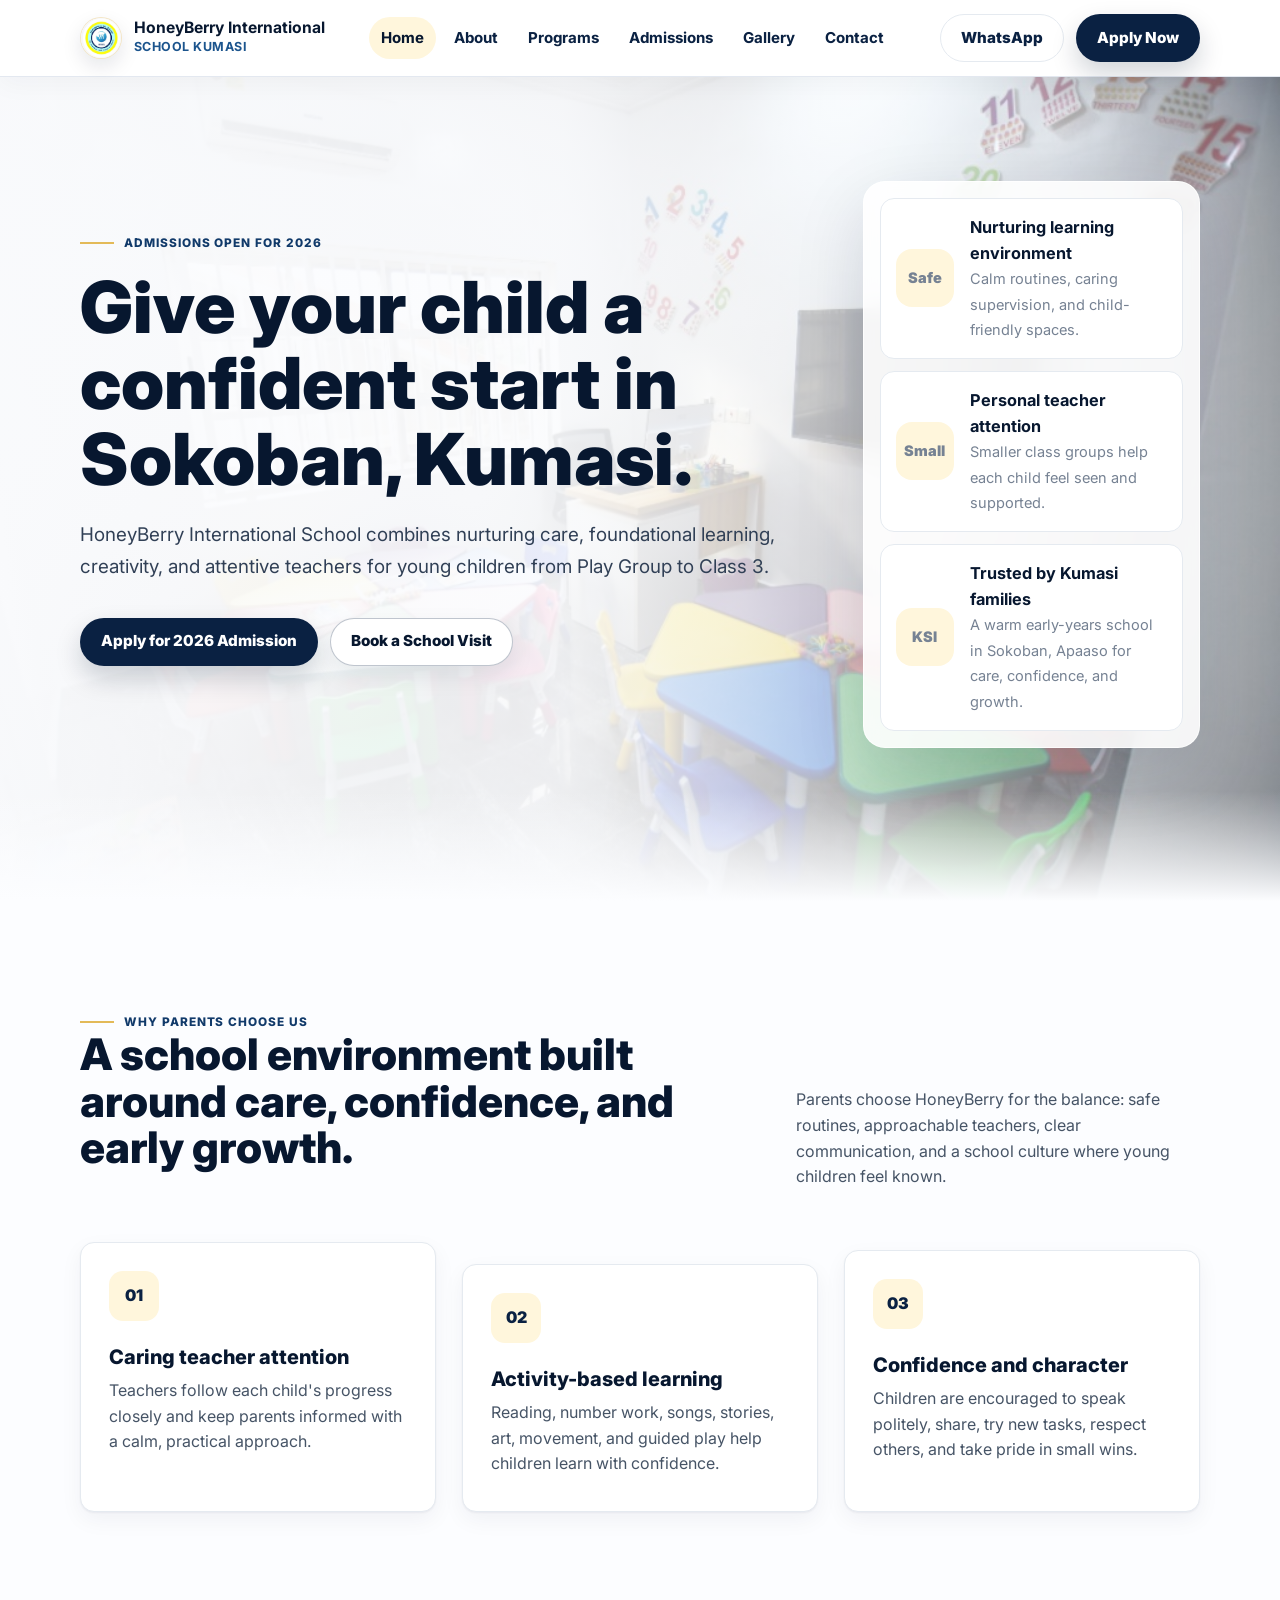
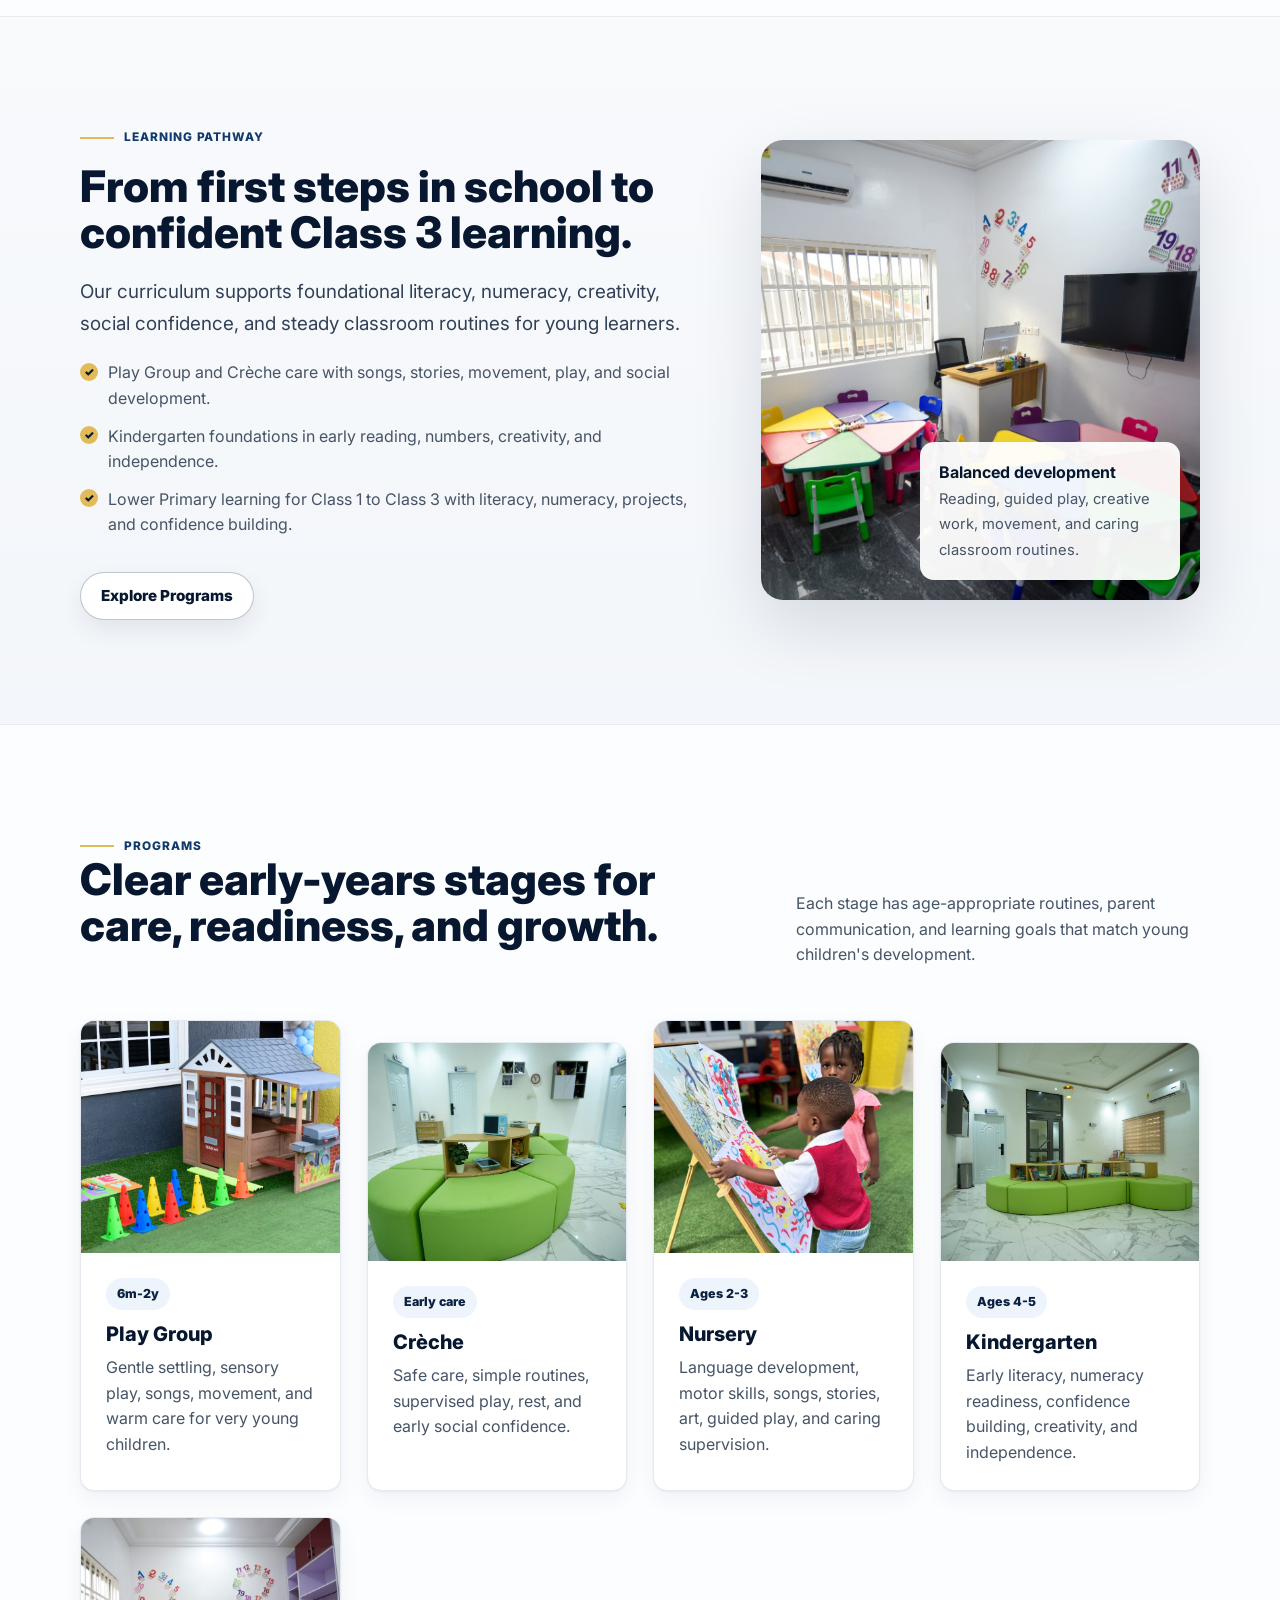
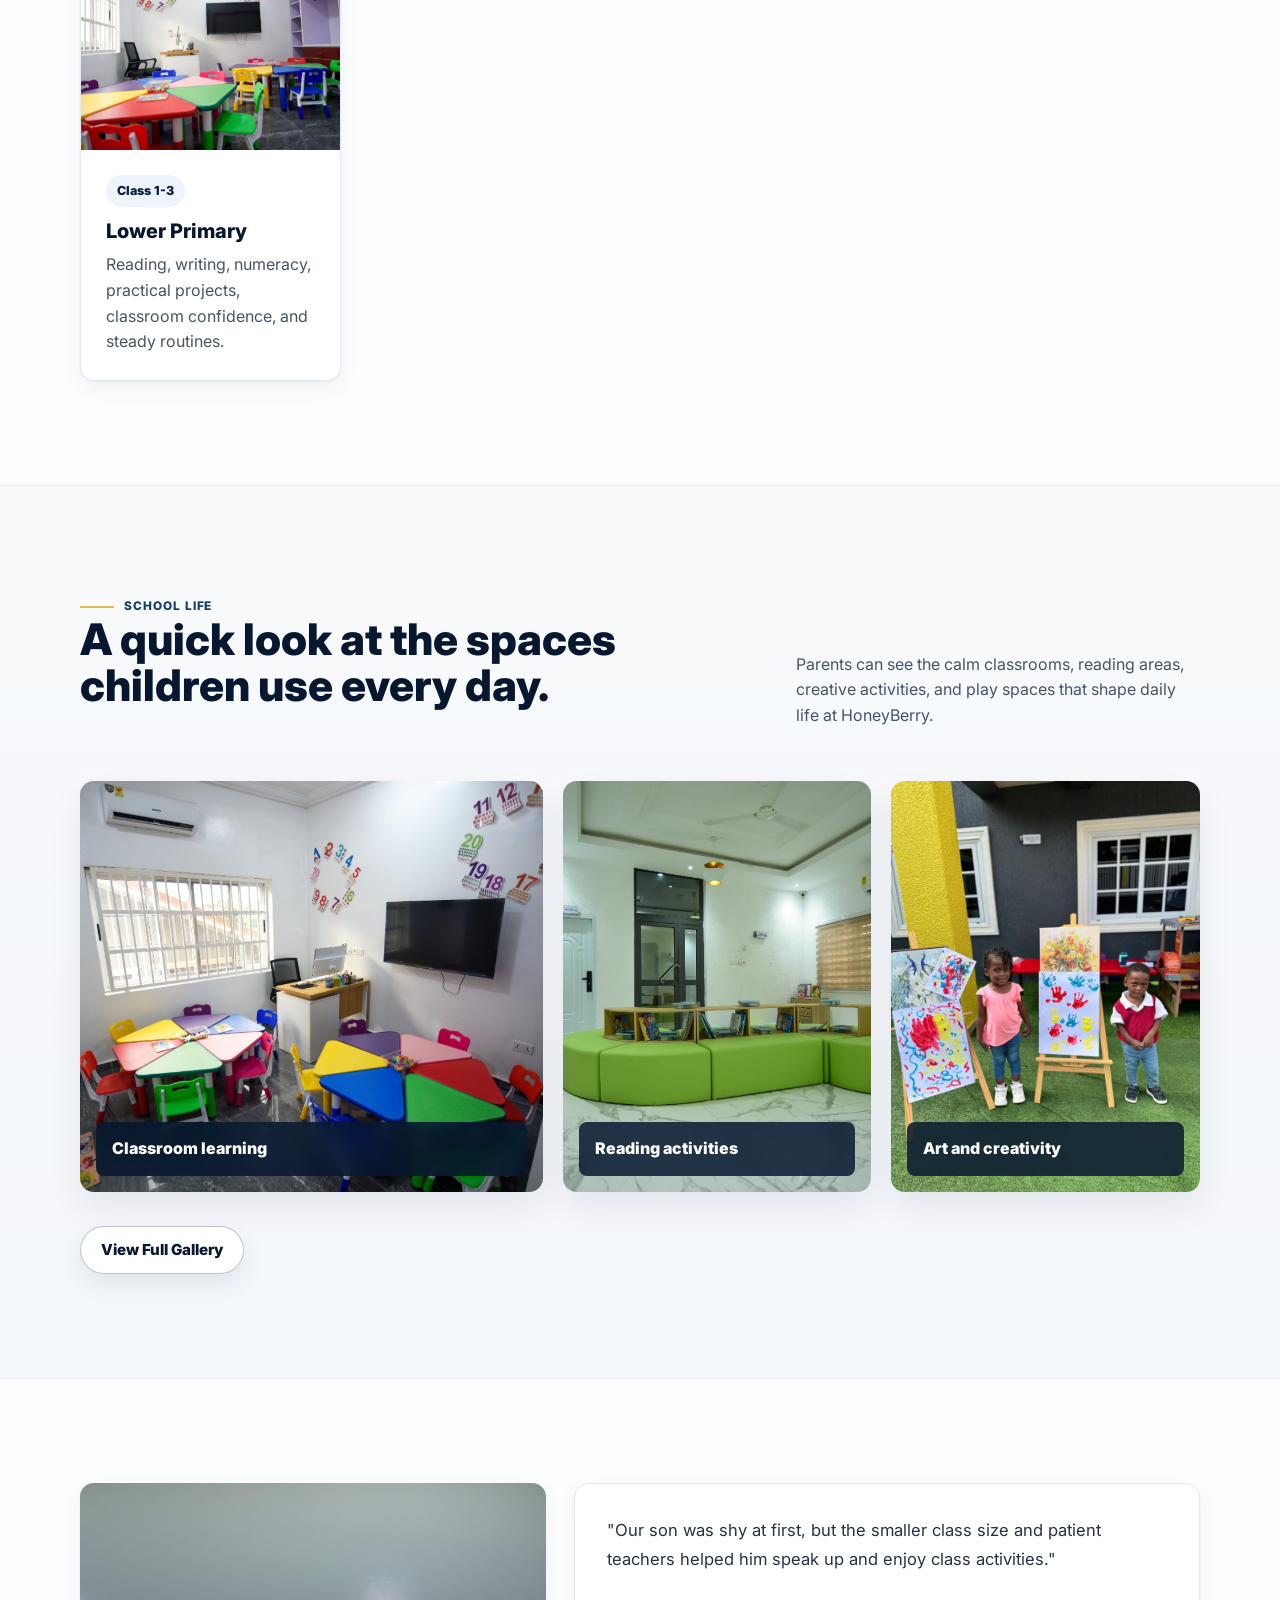
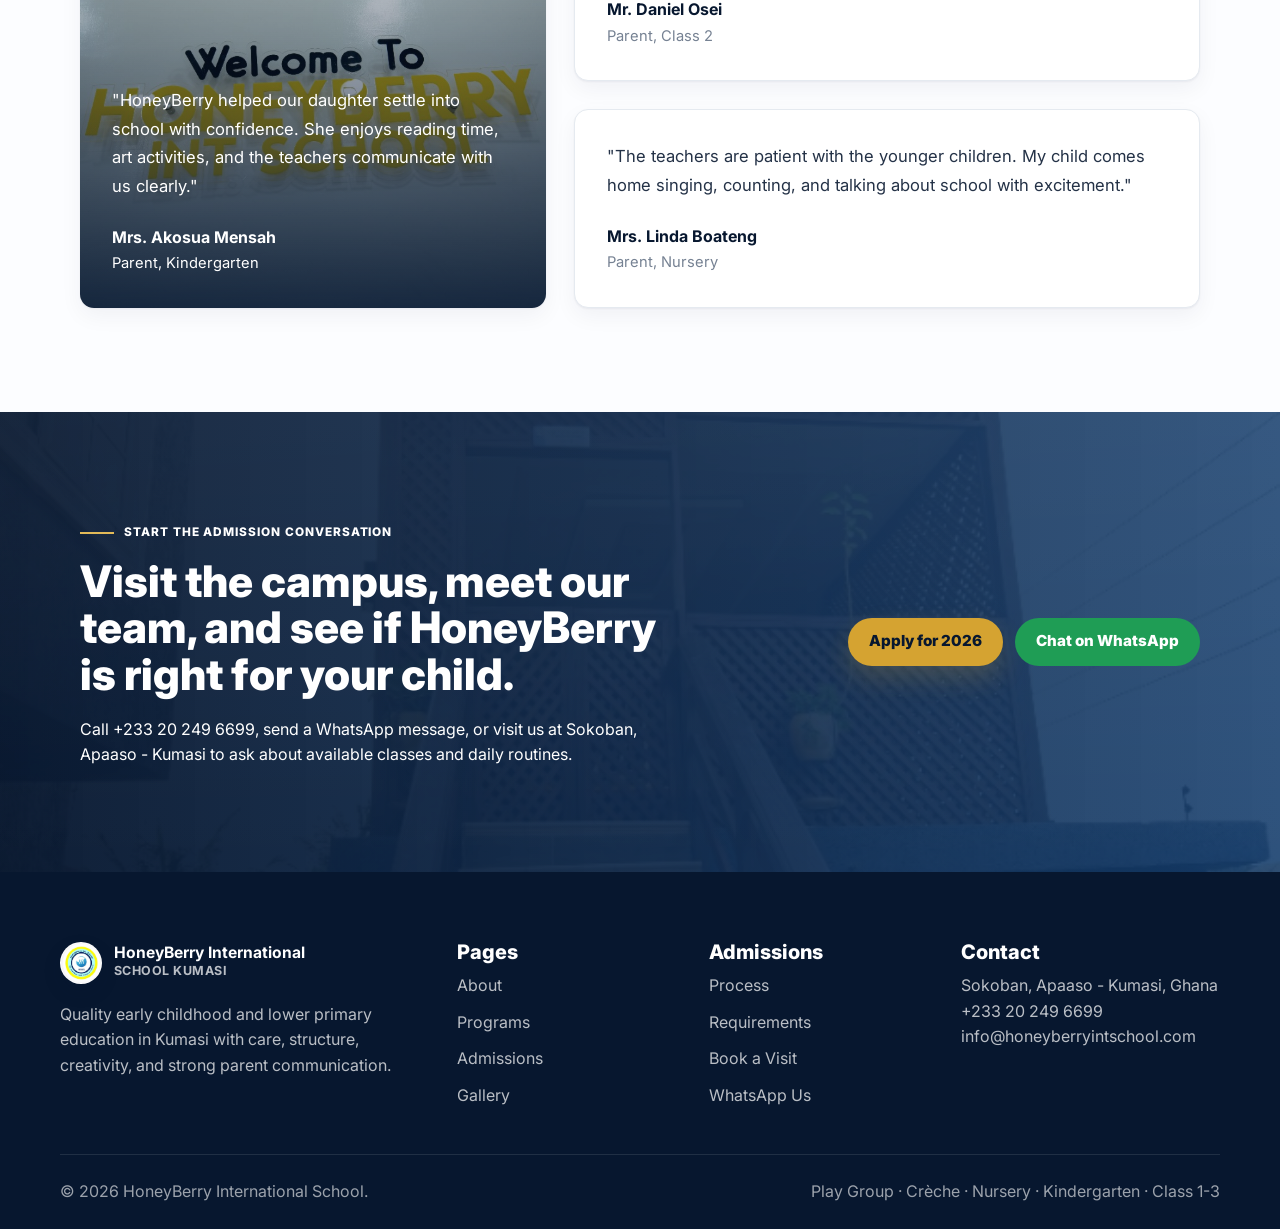
<file: school-website/index.html>
<!DOCTYPE html>
<html lang="en">
<head>
  <meta charset="UTF-8">
  <meta name="viewport" content="width=device-width, initial-scale=1.0">
  <meta name="description" content="HoneyBerry International School in Kumasi, Ghana offers Play Group, Cr&egrave;che, Nursery, Kindergarten and Lower Primary education in a safe, caring and activity-based environment.">
  <title>HoneyBerry International School | Kumasi Private School</title>
  <link rel="preconnect" href="https://fonts.googleapis.com">
  <link rel="preconnect" href="https://fonts.gstatic.com" crossorigin>
  <link href="https://fonts.googleapis.com/css2?family=Inter:wght@400;500;600;700;800;900&display=swap" rel="stylesheet">
  <link rel="stylesheet" href="css/styles.css">
  <link rel="icon" href="assets/logo.jpeg" type="image/jpeg">
</head>
<body>
  <header class="site-header">
    <div class="container nav">
      <a class="brand" href="index.html" aria-label="HoneyBerry International School home">
        <img class="brand-logo" src="assets/logo.jpeg" alt="HoneyBerry International School logo">
        <span class="brand-text"><strong>HoneyBerry International</strong><span>School Kumasi</span></span>
      </a>
      <nav class="nav-links" id="primary-navigation" aria-label="Primary navigation"><ul class="nav-list">
        <li><a href="index.html">Home</a></li>
        <li><a href="about.html">About</a></li>
        <li><a href="programs.html">Programs</a></li>
        <li><a href="admissions.html">Admissions</a></li>
        <li><a href="gallery.html">Gallery</a></li>
        <li><a href="contact.html">Contact</a></li>
      </ul></nav>
      <div class="nav-actions">
        <a class="btn btn-outline" href="https://wa.me/233202496699?text=Hello%20HoneyBerry%20International%20School%2C%20I%20would%20like%20to%20make%20an%20admission%20enquiry." target="_blank" rel="noopener noreferrer">WhatsApp</a>
        <a class="btn btn-primary" href="admissions.html">Apply Now</a>
        <button class="menu-toggle" type="button" aria-label="Open navigation menu" aria-expanded="false" aria-controls="primary-navigation" data-menu-toggle>
          <span></span><span></span><span></span>
        </button>
      </div>
    </div>
  </header>

  <main>
    <section class="hero">
      <div class="container hero-grid">
        <div class="hero-copy reveal">
          <p class="eyebrow">Admissions open for 2026</p>
          <h1>Give your child a confident start in Sokoban, Kumasi.</h1>
          <p class="lead">HoneyBerry International School combines nurturing care, foundational learning, creativity, and attentive teachers for young children from Play Group to Class 3.</p>
          <div class="hero-actions">
            <a class="btn btn-primary" href="admissions.html">Apply for 2026 Admission</a>
            <a class="btn btn-secondary" href="contact.html">Book a School Visit</a>
          </div>
        </div>
        <div class="trust-panel reveal">
          <div class="trust-item">
            <span class="trust-number">Safe</span>
            <div><strong>Nurturing learning environment</strong><span>Calm routines, caring supervision, and child-friendly spaces.</span></div>
          </div>
          <div class="trust-item">
            <span class="trust-number">Small</span>
            <div><strong>Personal teacher attention</strong><span>Smaller class groups help each child feel seen and supported.</span></div>
          </div>
          <div class="trust-item">
            <span class="trust-number">KSI</span>
            <div><strong>Trusted by Kumasi families</strong><span>A warm early-years school in Sokoban, Apaaso for care, confidence, and growth.</span></div>
          </div>
        </div>
      </div>
    </section>

    <section class="section">
      <div class="container">
        <div class="section-head reveal">
          <div>
            <p class="eyebrow">Why parents choose us</p>
            <h2>A school environment built around care, confidence, and early growth.</h2>
          </div>
          <p>Parents choose HoneyBerry for the balance: safe routines, approachable teachers, clear communication, and a school culture where young children feel known.</p>
        </div>
        <div class="grid-3">
          <article class="value-card reveal">
            <span class="card-icon">01</span>
            <h3>Caring teacher attention</h3>
            <p>Teachers follow each child's progress closely and keep parents informed with a calm, practical approach.</p>
          </article>
          <article class="value-card reveal">
            <span class="card-icon">02</span>
            <h3>Activity-based learning</h3>
            <p>Reading, number work, songs, stories, art, movement, and guided play help children learn with confidence.</p>
          </article>
          <article class="value-card reveal">
            <span class="card-icon">03</span>
            <h3>Confidence and character</h3>
            <p>Children are encouraged to speak politely, share, try new tasks, respect others, and take pride in small wins.</p>
          </article>
        </div>
      </div>
    </section>

    <section class="section section-soft">
      <div class="container split">
        <div class="reveal">
          <p class="eyebrow">Learning pathway</p>
          <h2>From first steps in school to confident Class 3 learning.</h2>
          <p class="lead">Our curriculum supports foundational literacy, numeracy, creativity, social confidence, and steady classroom routines for young learners.</p>
          <ul class="check-list">
            <li>Play Group and Cr&egrave;che care with songs, stories, movement, play, and social development.</li>
            <li>Kindergarten foundations in early reading, numbers, creativity, and independence.</li>
            <li>Lower Primary learning for Class 1 to Class 3 with literacy, numeracy, projects, and confidence building.</li>
          </ul>
          <div class="hero-actions">
            <a class="btn btn-secondary" href="programs.html">Explore Programs</a>
          </div>
        </div>
        <div class="image-frame reveal">
          <img loading="lazy" src="assets/gallery/classroom2.jpg" alt="Young children learning in a bright HoneyBerry classroom">
          <div class="image-note"><strong>Balanced development</strong><span>Reading, guided play, creative work, movement, and caring classroom routines.</span></div>
        </div>
      </div>
    </section>

    <section class="section">
      <div class="container">
        <div class="section-head reveal">
          <div>
            <p class="eyebrow">Programs</p>
            <h2>Clear early-years stages for care, readiness, and growth.</h2>
          </div>
          <p>Each stage has age-appropriate routines, parent communication, and learning goals that match young children's development.</p>
        </div>
        <div class="grid-4">
          <article class="program-card reveal">
            <img loading="lazy" src="assets/gallery/playhouse.jpg" alt="Early years play space at HoneyBerry">
            <div class="program-body"><span class="program-meta">6m-2y</span><h3>Play Group</h3><p>Gentle settling, sensory play, songs, movement, and warm care for very young children.</p></div>
          </article>
          <article class="program-card reveal">
            <img loading="lazy" src="assets/gallery/reception.jpg" alt="Welcoming HoneyBerry reception area">
            <div class="program-body"><span class="program-meta">Early care</span><h3>Cr&egrave;che</h3><p>Safe care, simple routines, supervised play, rest, and early social confidence.</p></div>
          </article>
          <article class="program-card reveal">
            <img loading="lazy" src="assets/gallery/art-painting.jpg" alt="Nursery children doing creative activity">
            <div class="program-body"><span class="program-meta">Ages 2-3</span><h3>Nursery</h3><p>Language development, motor skills, songs, stories, art, guided play, and caring supervision.</p></div>
          </article>
          <article class="program-card reveal">
            <img loading="lazy" src="assets/gallery/reading-area.jpg" alt="Reading area for kindergarten learners">
            <div class="program-body"><span class="program-meta">Ages 4-5</span><h3>Kindergarten</h3><p>Early literacy, numeracy readiness, confidence building, creativity, and independence.</p></div>
          </article>
          <article class="program-card reveal">
            <img loading="lazy" src="assets/gallery/classroom3.jpg" alt="Lower primary classroom at HoneyBerry">
            <div class="program-body"><span class="program-meta">Class 1-3</span><h3>Lower Primary</h3><p>Reading, writing, numeracy, practical projects, classroom confidence, and steady routines.</p></div>
          </article>
        </div>
      </div>
    </section>

    <section class="section section-soft">
      <div class="container">
        <div class="section-head reveal">
          <div>
            <p class="eyebrow">School life</p>
            <h2>A quick look at the spaces children use every day.</h2>
          </div>
          <p>Parents can see the calm classrooms, reading areas, creative activities, and play spaces that shape daily life at HoneyBerry.</p>
        </div>
        <div class="gallery-preview-grid">
          <a class="gallery-preview-item large reveal" href="gallery.html">
            <img src="assets/gallery/classroom2.jpg" loading="lazy" alt="HoneyBerry classroom for young children">
            <span>Classroom learning</span>
          </a>
          <a class="gallery-preview-item reveal" href="gallery.html">
            <img src="assets/gallery/reading-area.jpg" loading="lazy" alt="Reading corner at HoneyBerry">
            <span>Reading activities</span>
          </a>
          <a class="gallery-preview-item reveal" href="gallery.html">
            <img src="assets/gallery/art-display.jpg" loading="lazy" alt="Children's artwork display">
            <span>Art and creativity</span>
          </a>
        </div>
        <div class="hero-actions reveal">
          <a class="btn btn-secondary" href="gallery.html">View Full Gallery</a>
        </div>
      </div>
    </section>

    <section class="section">
      <div class="container testimonials">
        <article class="testimonial featured reveal">
          <p class="quote">"HoneyBerry helped our daughter settle into school with confidence. She enjoys reading time, art activities, and the teachers communicate with us clearly."</p>
          <div class="person"><strong>Mrs. Akosua Mensah</strong><span>Parent, Kindergarten</span></div>
        </article>
        <div class="testimonial-grid">
          <article class="testimonial reveal">
            <p class="quote">"Our son was shy at first, but the smaller class size and patient teachers helped him speak up and enjoy class activities."</p>
            <div class="person"><strong>Mr. Daniel Osei</strong><span>Parent, Class 2</span></div>
          </article>
          <article class="testimonial reveal">
            <p class="quote">"The teachers are patient with the younger children. My child comes home singing, counting, and talking about school with excitement."</p>
            <div class="person"><strong>Mrs. Linda Boateng</strong><span>Parent, Nursery</span></div>
          </article>
        </div>
      </div>
    </section>

    <section class="section cta-band">
      <div class="container cta-inner reveal">
        <div>
          <p class="eyebrow">Start the admission conversation</p>
          <h2>Visit the campus, meet our team, and see if HoneyBerry is right for your child.</h2>
          <p>Call <a href="tel:+233202496699">+233 20 249 6699</a>, send a WhatsApp message, or visit us at Sokoban, Apaaso - Kumasi to ask about available classes and daily routines.</p>
        </div>
        <div class="cta-actions">
          <a class="btn btn-primary" href="admissions.html">Apply for 2026</a>
          <a class="btn btn-whatsapp" href="https://wa.me/233202496699?text=Hello%20HoneyBerry%2C%20I%20would%20like%20to%20book%20a%20school%20visit." target="_blank" rel="noopener noreferrer">Chat on WhatsApp</a>
        </div>
      </div>
    </section>
  </main>

  <footer class="site-footer">
    <div class="container footer-grid">
      <div>
        <a class="brand" href="index.html" aria-label="HoneyBerry International School home"><img class="brand-logo" src="assets/logo.jpeg" alt="HoneyBerry International School logo"><span class="brand-text"><strong>HoneyBerry International</strong><span>School Kumasi</span></span></a>
        <p>Quality early childhood and lower primary education in Kumasi with care, structure, creativity, and strong parent communication.</p>
      </div>
      <div><h3>Pages</h3><div class="footer-links"><a href="about.html">About</a><a href="programs.html">Programs</a><a href="admissions.html">Admissions</a><a href="gallery.html">Gallery</a></div></div>
      <div><h3>Admissions</h3><div class="footer-links"><a href="admissions.html#process">Process</a><a href="admissions.html#requirements">Requirements</a><a href="contact.html">Book a Visit</a><a href="https://wa.me/233202496699" target="_blank" rel="noopener noreferrer">WhatsApp Us</a></div></div>
      <div><h3>Contact</h3><p>Sokoban, Apaaso - Kumasi, Ghana<br><a href="tel:+233202496699">+233 20 249 6699</a><br><a href="mailto:info@honeyberryintschool.com">info@honeyberryintschool.com</a></p></div>
    </div>
    <div class="container footer-bottom"><span>&copy; 2026 HoneyBerry International School.</span><span>Play Group &middot; Cr&egrave;che &middot; Nursery &middot; Kindergarten &middot; Class 1-3</span></div>
  </footer>

  <script src="js/main.js"></script>
</body>
</html>
</file>
<file: school-website/css/styles.css>
:root {
  --blue-950: #07172f;
  --blue-900: #0a2142;
  --blue-800: #113a6a;
  --blue-700: #1b548d;
  --gold-500: #d5a331;
  --gold-400: #e3ba58;
  --gold-100: #fff6dc;
  --neutral-950: #151922;
  --neutral-700: #465466;
  --neutral-500: #768293;
  --neutral-200: #e5eaf0;
  --neutral-100: #f6f8fb;
  --neutral-50: #fcfdff;
  --white: #ffffff;
  --shadow-xs: 0 1px 2px rgba(8, 26, 52, 0.05), 0 8px 22px rgba(8, 26, 52, 0.05);
  --shadow-sm: 0 14px 34px rgba(8, 26, 52, 0.075);
  --shadow-md: 0 26px 70px rgba(8, 26, 52, 0.13);
  --radius-sm: 8px;
  --radius-md: 14px;
  --radius-lg: 22px;
  --container: 1160px;
}

* {
  box-sizing: border-box;
}

html {
  scroll-behavior: smooth;
}

body {
  margin: 0;
  color: var(--neutral-950);
  font-family: "Inter", system-ui, -apple-system, BlinkMacSystemFont, "Segoe UI", sans-serif;
  line-height: 1.6;
  background:
    linear-gradient(180deg, #ffffff 0, var(--neutral-50) 520px),
    var(--neutral-50);
  text-rendering: optimizeLegibility;
}

body.menu-open {
  overflow: hidden;
}

img {
  display: block;
  max-width: 100%;
}

a {
  color: inherit;
  text-decoration: none;
}

a:focus-visible,
button:focus-visible,
input:focus-visible,
textarea:focus-visible,
select:focus-visible {
  outline: 3px solid rgba(27, 84, 141, 0.35);
  outline-offset: 3px;
}

button,
input,
textarea,
select {
  font: inherit;
}

ul {
  margin: 0;
  padding: 0;
  list-style: none;
}

.container {
  width: min(100% - 40px, var(--container));
  margin-inline: auto;
  padding-inline: 20px;
}

.section {
  padding: 104px 0;
}

.section-tight {
  padding: 76px 0;
}

.section-soft {
  background: linear-gradient(180deg, #f8fafc 0%, #f3f6fa 100%);
  border-block: 1px solid rgba(229, 234, 240, 0.78);
}

.eyebrow {
  display: inline-flex;
  align-items: center;
  gap: 10px;
  margin: 0 0 16px;
  color: var(--blue-800);
  font-size: 0.74rem;
  font-weight: 800;
  letter-spacing: 0.08em;
  text-transform: uppercase;
}

.eyebrow::before {
  width: 34px;
  height: 2px;
  content: "";
  background: var(--gold-400);
}

h1,
h2,
h3,
p {
  margin-top: 0;
}

h1,
h2,
h3 {
  color: var(--blue-950);
  line-height: 1.06;
  letter-spacing: 0;
}

h1 {
  max-width: 820px;
  margin-bottom: 22px;
  font-size: clamp(2.65rem, 5.6vw, 5rem);
  font-weight: 860;
}

h2 {
  max-width: 760px;
  margin-bottom: 20px;
  font-size: clamp(1.9rem, 3.4vw, 3.05rem);
  font-weight: 830;
}

h3 {
  margin-bottom: 10px;
  font-size: 1.25rem;
  font-weight: 800;
}

p {
  color: var(--neutral-700);
  margin-bottom: 1rem;
}

p:last-child {
  margin-bottom: 0;
}

.lead {
  max-width: 720px;
  color: #314056;
  font-size: clamp(1.04rem, 1.7vw, 1.18rem);
  line-height: 1.72;
}

.section-head {
  display: grid;
  grid-template-columns: minmax(0, 0.9fr) minmax(260px, 0.55fr);
  gap: 56px;
  align-items: end;
  margin-bottom: 52px;
}

.section-head p {
  margin-bottom: 0;
}

.site-header {
  position: sticky;
  top: 0;
  z-index: 50;
  background: rgba(255, 255, 255, 0.92);
  border-bottom: 1px solid rgba(218, 225, 235, 0.74);
  backdrop-filter: blur(18px);
  box-shadow: 0 8px 24px rgba(7, 23, 47, 0.035);
  transition: box-shadow 180ms ease, background 180ms ease;
}

.site-header.is-scrolled {
  background: rgba(255, 255, 255, 0.96);
  box-shadow: 0 10px 28px rgba(7, 23, 47, 0.09);
}

.nav {
  display: flex;
  min-height: 76px;
  align-items: center;
  justify-content: space-between;
  gap: 28px;
}

.brand {
  display: inline-flex;
  align-items: center;
  gap: 12px;
  min-width: 230px;
}

.brand-logo {
  display: block;
  width: 42px;
  height: 42px;
  object-fit: cover;
  background: var(--white);
  border: 1px solid rgba(213, 163, 49, 0.28);
  border-radius: 50%;
  box-shadow: 0 8px 20px rgba(7, 23, 47, 0.1);
}

.brand-text strong,
.brand-text span {
  display: block;
}

.brand-text strong {
  color: var(--blue-950);
  font-size: 0.98rem;
  line-height: 1.1;
}

.brand-text span {
  color: var(--blue-700);
  font-size: 0.78rem;
  font-weight: 700;
  letter-spacing: 0.04em;
  text-transform: uppercase;
}

.nav-links {
  display: flex;
  align-items: center;
  gap: 6px;
}

.nav-list {
  display: flex;
  align-items: center;
  gap: 6px;
  margin: 0;
  padding: 0;
}

.nav-list li {
  margin: 0;
}

.nav-links a,
.nav-list a {
  display: inline-flex;
  align-items: center;
  padding: 9px 12px;
  color: var(--blue-900);
  font-size: 0.94rem;
  font-weight: 720;
  border-radius: 999px;
  transition: color 180ms ease, background 180ms ease;
}

.nav-links a:hover,
.nav-links a.active {
  color: var(--blue-950);
  background: var(--gold-100);
}

.nav-actions {
  display: flex;
  align-items: center;
  gap: 12px;
}

.menu-toggle {
  display: none;
  width: 44px;
  height: 44px;
  border: 1px solid var(--neutral-200);
  color: var(--blue-950);
  background: var(--white);
  border-radius: 12px;
  cursor: pointer;
  touch-action: manipulation;
}

.menu-toggle span {
  display: block;
  width: 18px;
  height: 2px;
  margin: 4px auto;
  background: currentColor;
  transition: transform 180ms ease, opacity 180ms ease;
}

.menu-open .menu-toggle span:nth-child(1) {
  transform: translateY(6px) rotate(45deg);
}

.menu-open .menu-toggle span:nth-child(2) {
  opacity: 0;
}

.menu-open .menu-toggle span:nth-child(3) {
  transform: translateY(-6px) rotate(-45deg);
}

.btn {
  display: inline-flex;
  align-items: center;
  justify-content: center;
  gap: 9px;
  min-height: 48px;
  padding: 13px 20px;
  color: var(--blue-950);
  font-size: 0.95rem;
  font-weight: 830;
  line-height: 1.1;
  border: 1px solid transparent;
  border-radius: 999px;
  cursor: pointer;
  transition: transform 180ms ease, box-shadow 180ms ease, background 180ms ease, border-color 180ms ease;
  touch-action: manipulation;
}

.btn:hover {
  transform: translateY(-1px);
}

.btn-primary {
  color: var(--white);
  background: var(--blue-900);
  box-shadow: 0 12px 26px rgba(7, 23, 47, 0.18);
}

.btn-primary:hover {
  background: var(--blue-800);
}

.btn-secondary {
  color: var(--blue-950);
  background: var(--white);
  border-color: rgba(10, 33, 66, 0.26);
  box-shadow: 0 10px 24px rgba(7, 23, 47, 0.08);
}

.btn-secondary:hover {
  background: var(--gold-100);
  border-color: rgba(213, 163, 49, 0.5);
}

.btn-outline {
  color: var(--blue-900);
  background: var(--white);
  border-color: var(--neutral-200);
}

.btn-outline:hover {
  background: var(--gold-100);
  border-color: rgba(213, 163, 49, 0.48);
  box-shadow: var(--shadow-xs);
}

.btn-whatsapp {
  color: var(--white);
  background: #1f9d55;
}

.hero {
  position: relative;
  min-height: calc(100vh - 76px);
  padding: 104px 0 62px;
  overflow: hidden;
  background:
    linear-gradient(90deg, rgba(251, 252, 254, 0.98) 0%, rgba(251, 252, 254, 0.92) 44%, rgba(251, 252, 254, 0.34) 100%),
    url("../assets/gallery/classroom2.jpg") center right / cover;
}

.hero::after {
  position: absolute;
  inset: auto 0 0;
  height: 110px;
  content: "";
  background: linear-gradient(180deg, rgba(251, 252, 254, 0), var(--neutral-50));
  pointer-events: none;
}

.hero-grid {
  position: relative;
  z-index: 1;
  display: grid;
  grid-template-columns: minmax(0, 0.98fr) minmax(330px, 0.46fr);
  gap: 64px;
  align-items: end;
}

.hero-copy {
  padding: 18px 0 82px;
}

.hero-actions,
.cta-actions {
  display: flex;
  flex-wrap: wrap;
  gap: 12px;
  margin-top: 34px;
}

.trust-panel {
  display: grid;
  gap: 12px;
  padding: 16px;
  background: rgba(255, 255, 255, 0.88);
  border: 1px solid rgba(255, 255, 255, 0.75);
  border-radius: var(--radius-lg);
  box-shadow: var(--shadow-md);
  backdrop-filter: blur(10px);
}

.trust-item {
  display: grid;
  grid-template-columns: 58px 1fr;
  gap: 16px;
  align-items: center;
  padding: 15px;
  background: var(--white);
  border: 1px solid var(--neutral-200);
  border-radius: var(--radius-md);
}

.trust-number {
  display: grid;
  width: 58px;
  height: 58px;
  place-items: center;
  color: var(--blue-950);
  font-weight: 900;
  background: var(--gold-100);
  border-radius: 16px;
}

.trust-item strong {
  display: block;
  color: var(--blue-950);
  font-size: 1.02rem;
}

.trust-item span {
  color: var(--neutral-500);
  font-size: 0.91rem;
}

.page-hero {
  padding: 104px 0 88px;
  background:
    linear-gradient(90deg, rgba(8, 26, 52, 0.94), rgba(8, 26, 52, 0.72) 58%, rgba(8, 26, 52, 0.48)),
    var(--hero-image, url("../assets/gallery/classroom2.jpg")) center / cover;
}

.page-hero h1,
.page-hero p,
.page-hero .eyebrow {
  color: var(--white);
}

.page-hero .eyebrow::before {
  background: var(--gold-400);
}

.page-hero p {
  max-width: 680px;
  color: rgba(255, 255, 255, 0.84);
}

.grid-3,
.grid-4,
.split,
.contact-grid {
  display: grid;
  gap: 26px;
}

.grid-3 {
  grid-template-columns: repeat(3, minmax(0, 1fr));
}

.grid-4 {
  grid-template-columns: repeat(4, minmax(0, 1fr));
}

.split {
  grid-template-columns: minmax(0, 0.95fr) minmax(320px, 0.68fr);
  align-items: center;
  gap: 68px;
}

.card,
.program-card,
.value-card,
.testimonial,
.process-card,
.faq-item,
.contact-card {
  background: var(--white);
  border: 1px solid var(--neutral-200);
  border-radius: var(--radius-md);
  box-shadow: var(--shadow-xs);
}

.value-card,
.card,
.process-card,
.contact-card {
  padding: 28px;
}

.value-card {
  min-height: 248px;
  transition: transform 180ms ease, box-shadow 180ms ease, border-color 180ms ease;
}

.value-card:hover,
.card:hover,
.process-card:hover {
  border-color: rgba(213, 163, 49, 0.32);
  box-shadow: var(--shadow-sm);
  transform: translateY(-3px);
}

.card-icon {
  display: grid;
  width: 50px;
  height: 50px;
  margin-bottom: 26px;
  place-items: center;
  color: var(--blue-900);
  font-weight: 900;
  background: var(--gold-100);
  border-radius: 14px;
}

.image-frame {
  position: relative;
  overflow: hidden;
  border-radius: var(--radius-lg);
  box-shadow: var(--shadow-md);
}

.image-frame img {
  width: 100%;
  height: 100%;
  min-height: 460px;
  object-fit: cover;
}

.image-note {
  position: absolute;
  right: 20px;
  bottom: 20px;
  max-width: 260px;
  padding: 18px 19px;
  background: rgba(255, 255, 255, 0.94);
  border-radius: var(--radius-md);
  box-shadow: var(--shadow-sm);
}

.image-note strong {
  display: block;
  color: var(--blue-950);
}

.image-note span {
  color: var(--neutral-700);
  font-size: 0.92rem;
}

.program-card {
  overflow: hidden;
  transition: transform 180ms ease, box-shadow 180ms ease, border-color 180ms ease;
}

.program-card:hover,
.gallery-item:hover {
  transform: translateY(-4px);
  box-shadow: var(--shadow-md);
}

.program-card img {
  width: 100%;
  height: 218px;
  object-fit: cover;
}

.program-body {
  padding: 25px;
}

.program-meta {
  display: inline-flex;
  margin-bottom: 14px;
  padding: 6px 11px;
  color: var(--blue-900);
  font-size: 0.78rem;
  font-weight: 850;
  background: #eef4fb;
  border-radius: 999px;
}

.feature-list,
.check-list {
  display: grid;
  gap: 12px;
  padding: 0;
  margin: 20px 0 0;
  list-style: none;
}

.feature-list li,
.check-list li {
  position: relative;
  padding-left: 28px;
  color: var(--neutral-700);
}

.feature-list li::before,
.check-list li::before {
  position: absolute;
  left: 0;
  top: 0.15rem;
  display: grid;
  width: 18px;
  height: 18px;
  place-items: center;
  color: var(--blue-950);
  font-size: 0.72rem;
  font-weight: 900;
  content: "\2713";
  background: var(--gold-400);
  border-radius: 50%;
}

.testimonials {
  display: grid;
  grid-template-columns: 0.82fr 1.1fr;
  gap: 28px;
  align-items: stretch;
}

.testimonial {
  padding: 32px;
}

.testimonial.featured {
  display: flex;
  flex-direction: column;
  justify-content: flex-end;
  min-height: 420px;
  color: var(--white);
  background:
    linear-gradient(180deg, rgba(8, 26, 52, 0.1), rgba(8, 26, 52, 0.9)),
    url("../assets/gallery/welcome-wall.jpg") center / cover;
  border: 0;
}

.testimonial.featured p,
.testimonial.featured strong,
.testimonial.featured span {
  color: var(--white);
}

.testimonial-grid {
  display: grid;
  gap: 28px;
}

.quote {
  margin-bottom: 24px;
  color: #243247;
  font-size: 1.04rem;
  line-height: 1.72;
}

.person strong {
  display: block;
  color: var(--blue-950);
}

.person span {
  color: var(--neutral-500);
  font-size: 0.92rem;
}

.cta-band {
  position: relative;
  overflow: hidden;
  color: var(--white);
  background:
    linear-gradient(90deg, rgba(7, 23, 47, 0.97), rgba(17, 58, 106, 0.88)),
    url("../assets/gallery/outdoor.jpg") center / cover;
}

.cta-band::before {
  position: absolute;
  inset: 0;
  content: "";
  background: linear-gradient(180deg, rgba(255, 255, 255, 0.04), rgba(255, 255, 255, 0));
  pointer-events: none;
}

.cta-band h2,
.cta-band p {
  color: var(--white);
}

.cta-band .btn-primary {
  color: var(--blue-950);
  background: var(--gold-500);
  box-shadow: 0 12px 26px rgba(213, 163, 49, 0.2);
}

.cta-band .btn-primary:hover {
  background: var(--gold-400);
}

.cta-band .btn-secondary,
.cta-band .btn-outline {
  color: var(--white);
  background: rgba(255, 255, 255, 0.08);
  border-color: rgba(255, 255, 255, 0.28);
}

.cta-band .btn-secondary:hover,
.cta-band .btn-outline:hover {
  color: var(--blue-950);
  background: var(--white);
  border-color: var(--white);
}

.cta-inner {
  position: relative;
  z-index: 1;
  display: grid;
  grid-template-columns: minmax(0, 0.8fr) auto;
  gap: 44px;
  align-items: center;
}

.cta-inner h2 {
  max-width: 780px;
}

.cta-inner .cta-actions {
  justify-content: flex-end;
  margin-top: 0;
}

.values-row {
  display: grid;
  grid-template-columns: repeat(5, minmax(0, 1fr));
  gap: 14px;
}

.value-pill {
  padding: 18px 14px;
  color: var(--blue-950);
  font-weight: 850;
  text-align: center;
  background: var(--white);
  border: 1px solid var(--neutral-200);
  border-radius: var(--radius-sm);
  box-shadow: var(--shadow-xs);
}

.principal-card {
  display: grid;
  grid-template-columns: 210px 1fr;
  gap: 34px;
  padding: 34px;
  background: var(--white);
  border: 1px solid var(--neutral-200);
  border-radius: var(--radius-lg);
  box-shadow: var(--shadow-sm);
}

.principal-card img {
  width: 210px;
  height: 250px;
  object-fit: cover;
  border-radius: var(--radius-md);
}

.process-grid {
  counter-reset: step;
}

.process-card {
  position: relative;
  min-height: 252px;
}

.process-card::before {
  counter-increment: step;
  content: "0" counter(step);
  display: inline-flex;
  margin-bottom: 28px;
  color: var(--gold-500);
  font-size: 1.9rem;
  font-weight: 900;
  line-height: 1;
}

.faq-list {
  display: grid;
  gap: 12px;
  max-width: 900px;
}

.faq-item {
  overflow: hidden;
}

.faq-question {
  display: flex;
  width: 100%;
  align-items: center;
  justify-content: space-between;
  gap: 18px;
  padding: 23px 26px;
  color: var(--blue-950);
  font-weight: 850;
  text-align: left;
  background: var(--white);
  border: 0;
  cursor: pointer;
}

.faq-question span:last-child {
  display: grid;
  flex: 0 0 auto;
  width: 28px;
  height: 28px;
  place-items: center;
  background: var(--gold-100);
  border-radius: 50%;
  transition: transform 180ms ease;
}

.faq-item.open .faq-question span:last-child {
  transform: rotate(45deg);
}

.faq-answer {
  max-height: 0;
  overflow: hidden;
  transition: max-height 220ms ease;
}

.faq-answer p {
  padding: 0 26px 24px;
  margin: 0;
}

.gallery-hero {
  background-position: center;
}

.gallery-intro {
  display: grid;
  grid-template-columns: minmax(0, 0.9fr) minmax(280px, 0.5fr);
  gap: 54px;
  align-items: end;
  margin-bottom: 30px;
}

.gallery-intro p:last-child {
  color: var(--neutral-700);
}

.gallery-filters {
  display: flex;
  flex-wrap: wrap;
  gap: 10px;
  margin-bottom: 34px;
}

.gallery-filter {
  min-height: 42px;
  padding: 10px 16px;
  color: var(--blue-900);
  font-size: 0.92rem;
  font-weight: 800;
  background: var(--white);
  border: 1px solid var(--neutral-200);
  border-radius: 999px;
  box-shadow: var(--shadow-xs);
  cursor: pointer;
  transition: background 180ms ease, border-color 180ms ease, color 180ms ease, transform 180ms ease;
}

.gallery-filter:hover {
  background: var(--gold-100);
  border-color: rgba(213, 163, 49, 0.46);
  transform: translateY(-1px);
}

.gallery-filter.active {
  color: var(--white);
  background: var(--blue-900);
  border-color: var(--blue-900);
}

.gallery-grid {
  display: grid;
  grid-template-columns: repeat(12, 1fr);
  gap: 20px;
  align-items: stretch;
}

.gallery-preview-grid {
  display: grid;
  grid-template-columns: 1.2fr 0.8fr 0.8fr;
  gap: 20px;
}

.gallery-preview-item {
  position: relative;
  min-height: 310px;
  overflow: hidden;
  color: var(--white);
  background: var(--neutral-200);
  border-radius: var(--radius-md);
  box-shadow: var(--shadow-sm);
  transition: transform 180ms ease, box-shadow 180ms ease;
}

.gallery-preview-item.large {
  min-height: 390px;
}

.gallery-preview-item:hover {
  transform: translateY(-4px);
  box-shadow: var(--shadow-md);
}

.gallery-preview-item img {
  width: 100%;
  height: 100%;
  object-fit: cover;
  transition: transform 360ms ease, filter 360ms ease;
}

.gallery-preview-item:hover img {
  filter: saturate(1.04) contrast(1.02);
  transform: scale(1.04);
}

.gallery-preview-item span {
  position: absolute;
  left: 16px;
  right: 16px;
  bottom: 16px;
  padding: 14px 16px;
  color: var(--white);
  font-weight: 850;
  background: rgba(7, 23, 47, 0.84);
  border-radius: var(--radius-sm);
  backdrop-filter: blur(8px);
}

.gallery-item {
  position: relative;
  min-height: 300px;
  overflow: hidden;
  background: var(--neutral-200);
  border-radius: var(--radius-md);
  box-shadow: var(--shadow-sm);
  transition: transform 180ms ease, box-shadow 180ms ease, opacity 180ms ease;
}

.gallery-item.feature {
  grid-column: span 7;
}

.gallery-item.tall {
  grid-column: span 5;
  min-height: 460px;
}

.gallery-item.small {
  grid-column: span 4;
}

.gallery-item.medium {
  grid-column: span 6;
  min-height: 340px;
}

.gallery-item img {
  width: 100%;
  height: 100%;
  object-fit: cover;
  transition: transform 360ms ease, filter 360ms ease;
}

.gallery-item:hover img {
  filter: saturate(1.04) contrast(1.02);
  transform: scale(1.045);
}

.gallery-caption {
  position: absolute;
  inset: auto 16px 16px;
  max-width: calc(100% - 32px);
  padding: 16px 18px;
  color: var(--white);
  background: rgba(7, 23, 47, 0.84);
  border-radius: var(--radius-sm);
  backdrop-filter: blur(8px);
  transform: translateY(3px);
  transition: background 180ms ease, transform 180ms ease;
}

.gallery-item:hover .gallery-caption {
  background: rgba(7, 23, 47, 0.92);
  transform: translateY(0);
}

.gallery-caption::before {
  position: absolute;
  inset: -90px -18px 100%;
  content: "";
  background: linear-gradient(180deg, rgba(7, 23, 47, 0), rgba(7, 23, 47, 0.52));
  pointer-events: none;
}

.gallery-caption strong {
  display: block;
  margin-top: 4px;
  color: var(--white);
  font-size: 1.05rem;
  line-height: 1.2;
}

.gallery-caption span {
  color: var(--gold-400);
  font-size: 0.72rem;
  font-weight: 850;
  letter-spacing: 0.08em;
  text-transform: uppercase;
}

.gallery-caption small {
  display: block;
  margin-top: 4px;
  color: rgba(255, 255, 255, 0.78);
  font-size: 0.87rem;
  line-height: 1.45;
}

.gallery-item.is-hidden {
  display: none;
}

.contact-grid {
  grid-template-columns: minmax(0, 0.95fr) minmax(310px, 0.55fr);
  align-items: start;
  gap: 36px;
}

.form {
  display: grid;
  gap: 19px;
  padding: 34px;
  background: var(--white);
  border: 1px solid var(--neutral-200);
  border-radius: var(--radius-lg);
  box-shadow: var(--shadow-sm);
}

.form-row {
  display: grid;
  grid-template-columns: 1fr 1fr;
  gap: 18px;
}

.field {
  display: grid;
  gap: 8px;
}

.field label {
  color: var(--blue-950);
  font-size: 0.92rem;
  font-weight: 800;
}

.field input,
.field textarea,
.field select {
  width: 100%;
  min-height: 50px;
  padding: 13px 15px;
  color: var(--neutral-950);
  background: var(--neutral-50);
  border: 1px solid var(--neutral-200);
  border-radius: var(--radius-sm);
  outline: none;
  transition: border-color 160ms ease, box-shadow 160ms ease;
}

.field textarea {
  min-height: 148px;
  resize: vertical;
}

.field input:focus,
.field textarea:focus,
.field select:focus {
  border-color: var(--blue-700);
  box-shadow: 0 0 0 4px rgba(27, 84, 141, 0.12);
}

.form-status {
  min-height: 24px;
  margin: 0;
  color: var(--blue-800);
  font-weight: 750;
}

.contact-card {
  display: grid;
  gap: 20px;
}

.contact-line {
  padding-bottom: 18px;
  border-bottom: 1px solid var(--neutral-200);
}

.contact-line:last-child {
  padding-bottom: 0;
  border-bottom: 0;
}

.contact-line strong {
  display: block;
  color: var(--blue-950);
}

.contact-line span,
.contact-line a {
  color: var(--neutral-700);
}

.map-frame {
  width: 100%;
  height: 440px;
  overflow: hidden;
  border: 0;
  border-radius: var(--radius-lg);
  box-shadow: var(--shadow-sm);
}

.site-footer {
  color: rgba(255, 255, 255, 0.76);
  background: var(--blue-950);
}

.footer-grid {
  display: grid;
  grid-template-columns: 1.1fr 0.65fr 0.65fr 0.8fr;
  gap: 42px;
  padding: 70px 0 46px;
}

.site-footer .brand-text strong,
.site-footer h3 {
  color: var(--white);
}

.site-footer .brand-text span,
.site-footer p,
.site-footer a {
  color: rgba(255, 255, 255, 0.72);
}

.site-footer .brand-logo {
  border-color: rgba(255, 255, 255, 0.22);
}

.footer-links {
  display: grid;
  gap: 11px;
}

.footer-links a:hover {
  color: var(--gold-400);
}

.footer-bottom {
  display: flex;
  justify-content: space-between;
  gap: 18px;
  padding: 24px 0;
  color: rgba(255, 255, 255, 0.6);
  border-top: 1px solid rgba(255, 255, 255, 0.1);
}

.reveal {
  opacity: 0;
  transform: translateY(16px);
  transition: opacity 560ms ease, transform 560ms ease;
}

@media (min-width: 1041px) {
  .grid-3 > .reveal:nth-child(2),
  .grid-4 > .reveal:nth-child(2),
  .grid-4 > .reveal:nth-child(4) {
    margin-top: 22px;
  }

  .grid-3 > .reveal:nth-child(3) {
    margin-top: 8px;
  }

  .process-grid > .reveal:nth-child(2),
  .process-grid > .reveal:nth-child(4) {
    margin-top: 30px;
  }

  .program-card:nth-child(odd) img {
    height: 232px;
  }

  .site-footer .brand {
    margin-bottom: 18px;
  }
}

.reveal.is-visible {
  opacity: 1;
  transform: translateY(0);
}

@media (prefers-reduced-motion: reduce) {
  *,
  *::before,
  *::after {
    scroll-behavior: auto !important;
    transition-duration: 0.01ms !important;
    animation-duration: 0.01ms !important;
  }
}

@media (max-width: 1040px) {
  .nav-links,
  .nav-actions .btn-outline {
    display: none;
  }

  .menu-toggle {
    display: block;
  }

  .nav-links {
    position: fixed;
    top: 76px;
    left: 0;
    right: 0;
    padding: 18px 20px 28px;
    background: var(--white);
    border-bottom: 1px solid var(--neutral-200);
    box-shadow: var(--shadow-md);
    transform: translateY(-120%);
    transition: transform 220ms ease;
  }

  .nav-links .nav-list {
    display: grid;
    gap: 4px;
  }

  .nav-links a {
    width: 100%;
    justify-content: flex-start;
  }

  .menu-open .nav-links {
    transform: translateY(0);
  }

  .nav-links a {
    padding: 14px 16px;
    border-radius: var(--radius-sm);
  }

  .hero-grid,
  .section-head,
  .split,
  .contact-grid,
  .cta-inner,
  .testimonials,
  .gallery-intro {
    grid-template-columns: 1fr;
  }

  .section-head {
    gap: 18px;
  }

  .cta-inner {
    gap: 24px;
  }

  .cta-inner .cta-actions {
    justify-content: flex-start;
    margin-top: 6px;
  }

  .hero-copy {
    padding-bottom: 20px;
  }

  .grid-4,
  .grid-3 {
    grid-template-columns: repeat(2, minmax(0, 1fr));
  }

  .values-row {
    grid-template-columns: repeat(3, minmax(0, 1fr));
  }

  .footer-grid {
    grid-template-columns: 1fr 1fr;
  }
}

@media (max-width: 700px) {
  .container {
    width: min(100% - 28px, var(--container));
  }

  .section {
    padding: 70px 0;
  }

  .section-tight {
    padding: 58px 0;
  }

  .nav {
    min-height: 70px;
  }

  .brand {
    min-width: auto;
  }

  .brand-text span {
    display: none;
  }

  .nav-links {
    top: 70px;
  }

  .nav-actions .btn-primary {
    display: none;
  }

  .hero {
    min-height: auto;
    padding: 68px 0 42px;
    background:
      linear-gradient(180deg, rgba(251, 252, 254, 0.95), rgba(251, 252, 254, 0.82)),
      url("../assets/gallery/classroom2.jpg") center / cover;
  }

  h1 {
    font-size: clamp(2.25rem, 12vw, 3.28rem);
    line-height: 1.04;
  }

  h2 {
    font-size: clamp(1.85rem, 9vw, 2.5rem);
  }

  .lead {
    line-height: 1.66;
  }

  .hero-actions,
  .cta-actions {
    align-items: stretch;
    flex-direction: column;
  }

  .btn {
    width: 100%;
    min-height: 50px;
  }

  .grid-4,
  .grid-3,
  .form-row,
  .values-row,
  .footer-grid,
  .principal-card {
    grid-template-columns: 1fr;
  }

  .principal-card img {
    width: 100%;
    height: 280px;
  }

  .image-frame img {
    min-height: 335px;
  }

  .image-note {
    position: static;
    max-width: none;
    border-radius: 0;
  }

  .gallery-grid {
    grid-template-columns: 1fr;
  }

  .gallery-preview-grid {
    grid-template-columns: 1fr;
  }

  .gallery-item,
  .gallery-item.feature,
  .gallery-item.tall,
  .gallery-item.small,
  .gallery-item.medium {
    grid-column: auto;
    min-height: 300px;
  }

  .gallery-preview-item,
  .gallery-preview-item.large {
    min-height: 300px;
  }

  .gallery-filters {
    gap: 8px;
    margin-bottom: 26px;
  }

  .gallery-filter {
    flex: 1 1 auto;
    padding-inline: 12px;
  }

  .form,
  .principal-card,
  .value-card,
  .card,
  .process-card,
  .contact-card,
  .testimonial {
    padding: 24px;
  }

  .trust-panel {
    padding: 12px;
  }

  .trust-item {
    grid-template-columns: 52px 1fr;
    gap: 13px;
    padding: 13px;
  }

  .trust-number {
    width: 52px;
    height: 52px;
    font-size: 0.92rem;
  }

  .footer-bottom {
    flex-direction: column;
  }
}
</file>
